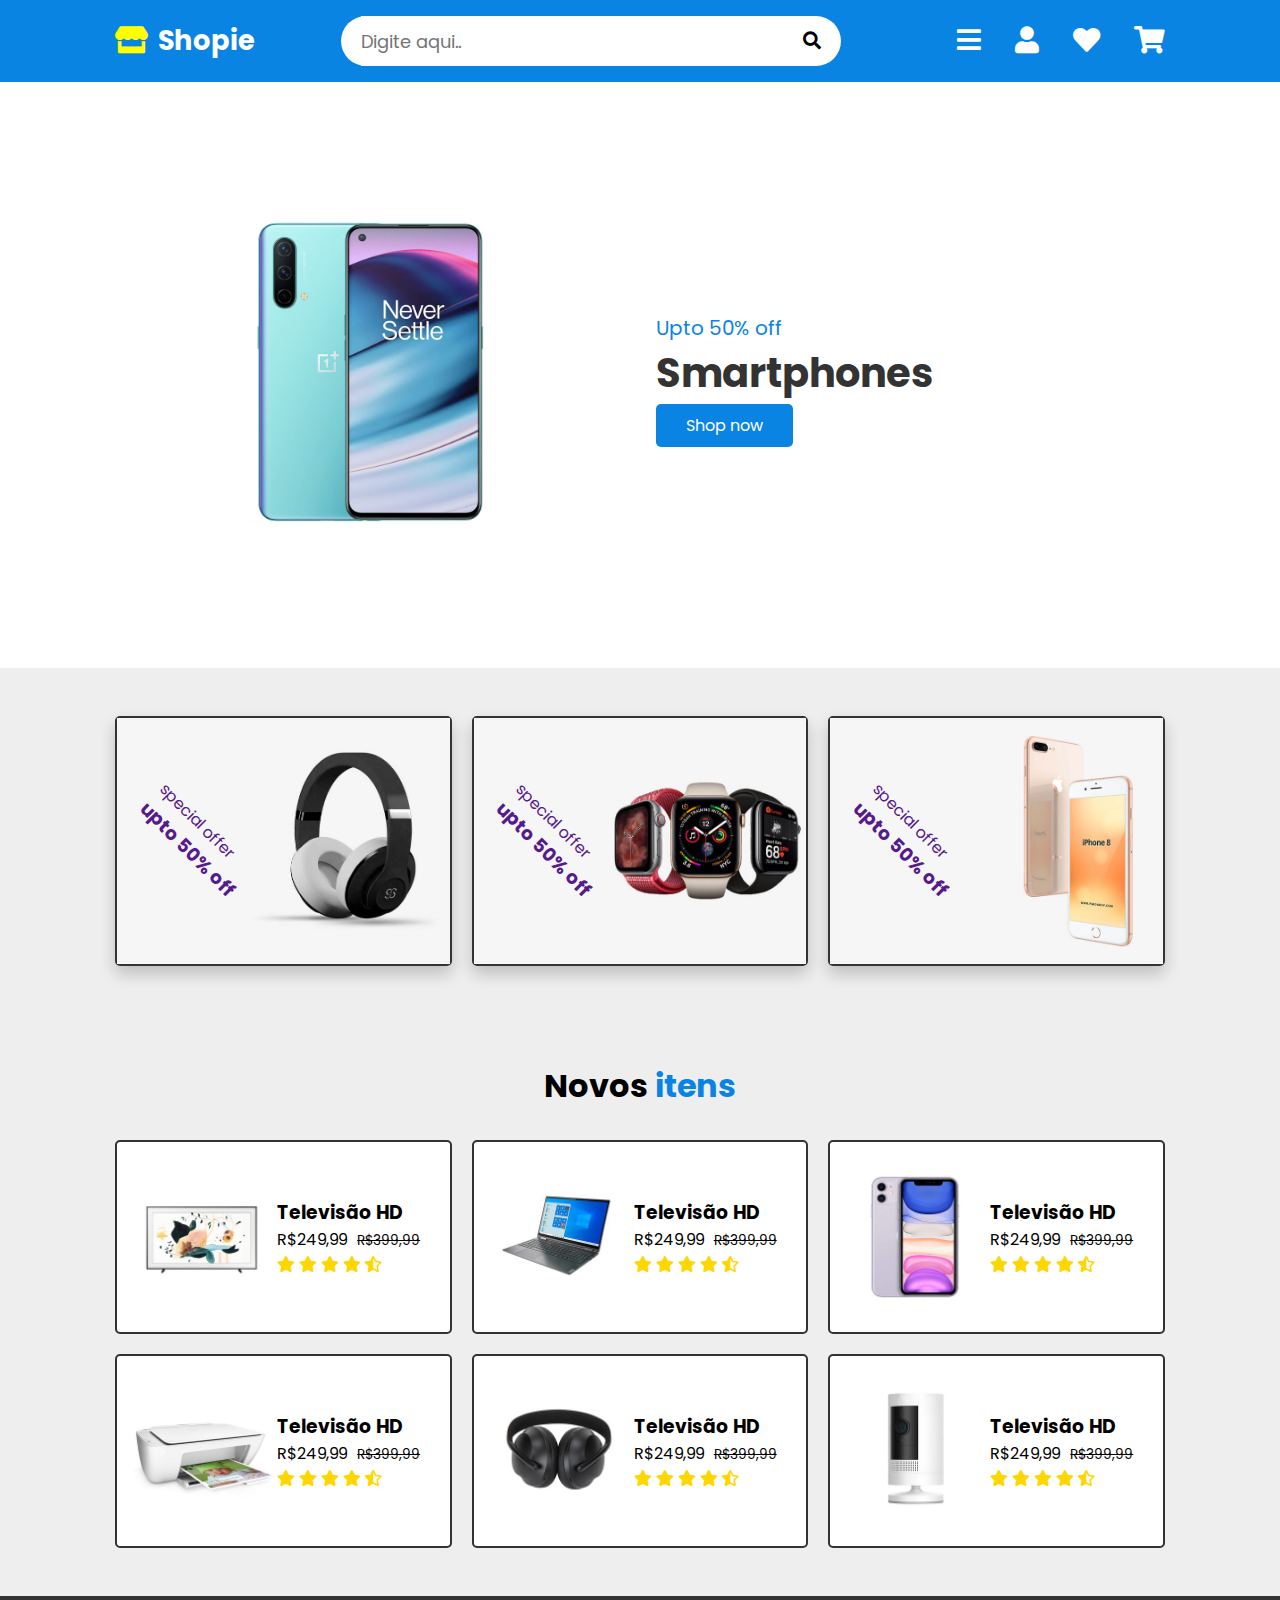
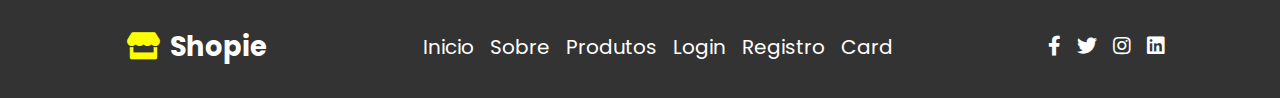
<file: index.html>
<!DOCTYPE html>
<html lang="en">
<head>
    <meta charset="UTF-8">
    <meta http-equiv="X-UA-Compatible" content="IE=edge">
    <meta name="viewport" content="width=device-width, initial-scale=1.0">
    <link rel="stylesheet" href="css/style.css">
    <link rel="stylesheet" href="https://cdnjs.cloudflare.com/ajax/libs/font-awesome/5.15.4/css/all.min.css">
    <title>Inicio</title>
</head>
<body>
    <header class="header">
            <div class="logo">
                <a href="#"><i class="fas fa-store"></i>Shopie</a>
            </div>
            <form class="search-form formulario">
                <input type="search" id="search-box" placeholder="Digite aqui..">
                <label for="search-box" class="fas fa-search"></label>
            </form>
            <div class="menu">
                <a class="fas fa-bars" id="menu-btn"></a>
                <a class="fas fa-search" id="search-icon"></a>
                <a href="login.html" class="fas fa-user"></a>
                <a href="produtos.html" class="fas fa-heart"></a>
                <a href="card.html" class="fas fa-shopping-cart"></a>
            </div>
    </header>
    <aside>
        <header>
            <div id="fechar"><i class="fas fa-times"></i></div>
            <div class="img"><img src="images/user-img.png"></div>
            <h3>Shaikh Anas</h3>
            <a href="#">Log out</a>
        </header>
        <nav>
            <a href="inicio.html"><i class="fas fa-angle-right"></i>Inicio</a>
            <a href="sobre.html"><i class="fas fa-angle-right"></i>Sobre</a>
            <a href="produtos.html"><i class="fas fa-angle-right"></i>Produtos</a>
            <a href="login.html"><i class="fas fa-angle-right"></i>Login</a>
            <a href="registro.html"><i class="fas fa-angle-right"></i>Registro</a>
            <a href="card.html"><i class="fas fa-angle-right"></i>Card</a>
        </nav>
    </aside>
    <section class="one">
        <div class="container">
            <div class="box1">
                <div class="slider">
                    <div class="imagem">
                        <img src="images/home-img-1.jpg">
                    </div>
                    <div class="conteudo">
                        <span>Upto 50% off</span>
                        <h3>Smartphones</h3>
                        <a href="#" class="btn">Shop now</a>
                    </div>
                </div>
            </div>
            <div class="traco1"></div>
            <div class="traco2"></div>
        </div>
    </section>
    <section class="two">
        <div class="container1">
            <a href="">
                <img src="images/banner-1.jpg" alt="">
                <div class="conteudo">
                    <span>special offer</span>
                    <h3>upto 50% off</h3>
                </div>
            </a>
            <a href="">
                <img src="images/banner-2.jpg" alt="">
                <div class="conteudo">
                    <span>special offer</span>
                    <h3>upto 50% off</h3>
                </div>
            </a>
            <a href="">
                <img src="images/banner-3.jpg" alt="">
                <div class="conteudo">
                    <span>special offer</span>
                    <h3>upto 50% off</h3>
                </div>
            </a>
        </div>
    </section>
    <section class="three">
        <h1>Novos <span>itens</span></h1>
        <div class="container">
            <div class="container-itens">
                <img src="images/arrival-1.jpg" alt="">
                <div class="conteudo">
                    <h3>Televisão HD</h3>
                    <p>R$249,99<span>R$399,99</span></p>
                    <div class="estrela">
                        <i class="fas fa-star"></i>
                        <i class="fas fa-star"></i>
                        <i class="fas fa-star"></i>
                        <i class="fas fa-star"></i>
                        <i class="fas fa-star-half-alt"></i>
                    </div>
                </div>
            </div>
            <div class="container-itens">
                <img src="images/arrival-2.jpg" alt="">
                <div class="conteudo">
                    <h3>Televisão HD</h3>
                    <p>R$249,99<span>R$399,99</span></p>
                    <div class="estrela">
                        <i class="fas fa-star"></i>
                        <i class="fas fa-star"></i>
                        <i class="fas fa-star"></i>
                        <i class="fas fa-star"></i>
                        <i class="fas fa-star-half-alt"></i>
                    </div>
                </div>
            </div>
            <div class="container-itens">
                <img src="images/arrival-3.jpg" alt="">
                <div class="conteudo">
                    <h3>Televisão HD</h3>
                    <p>R$249,99<span>R$399,99</span></p>
                    <div class="estrela">
                        <i class="fas fa-star"></i>
                        <i class="fas fa-star"></i>
                        <i class="fas fa-star"></i>
                        <i class="fas fa-star"></i>
                        <i class="fas fa-star-half-alt"></i>
                    </div>
                </div>
            </div>
            <div class="container-itens">
                <img src="images/arrival-4.jpg" alt="">
                <div class="conteudo">
                    <h3>Televisão HD</h3>
                    <p>R$249,99<span>R$399,99</span></p>
                    <div class="estrela">
                        <i class="fas fa-star"></i>
                        <i class="fas fa-star"></i>
                        <i class="fas fa-star"></i>
                        <i class="fas fa-star"></i>
                        <i class="fas fa-star-half-alt"></i>
                    </div>
                </div>
            </div>
            <div class="container-itens">
                <img src="images/arrival-5.jpg" alt="">
                <div class="conteudo">
                    <h3>Televisão HD</h3>
                    <p>R$249,99<span>R$399,99</span></p>
                    <div class="estrela">
                        <i class="fas fa-star"></i>
                        <i class="fas fa-star"></i>
                        <i class="fas fa-star"></i>
                        <i class="fas fa-star"></i>
                        <i class="fas fa-star-half-alt"></i>
                    </div>
                </div>
            </div>
            <div class="container-itens">
                <img src="images/arrival-6.jpg" alt="">
                <div class="conteudo">
                    <h3>Televisão HD</h3>
                    <p>R$249,99<span>R$399,99</span></p>
                    <div class="estrela">
                        <i class="fas fa-star"></i>
                        <i class="fas fa-star"></i>
                        <i class="fas fa-star"></i>
                        <i class="fas fa-star"></i>
                        <i class="fas fa-star-half-alt"></i>
                    </div>
                </div>
            </div>
        </div>
    </section>
    <section class="footer">
        <div class="container">
            <a href="#" class="logo"><i class="fas fa-store"></i>Shopie</a>
            <nav class="menu-item">
                <a href="inicio.html">Inicio</a>
                <a href="sobre.html">Sobre</a>
                <a href="produtos.html">Produtos</a>
                <a href="login.html">Login</a>
                <a href="registro.html">Registro</a>
                <a href="card.html">Card</a>
            </nav>
            <div class="social-media">
                <a href="#" class="fab fa-facebook-f"></a>
                <a href="#" class="fab fa-twitter"></a>
                <a href="#" class="fab fa-instagram"></a>
                <a href="#" class="fab fa-linkedin"></a>
            </div>
        </div>
    </section>
    <script src="js/script.js"></script>
</body>
</html>
</file>
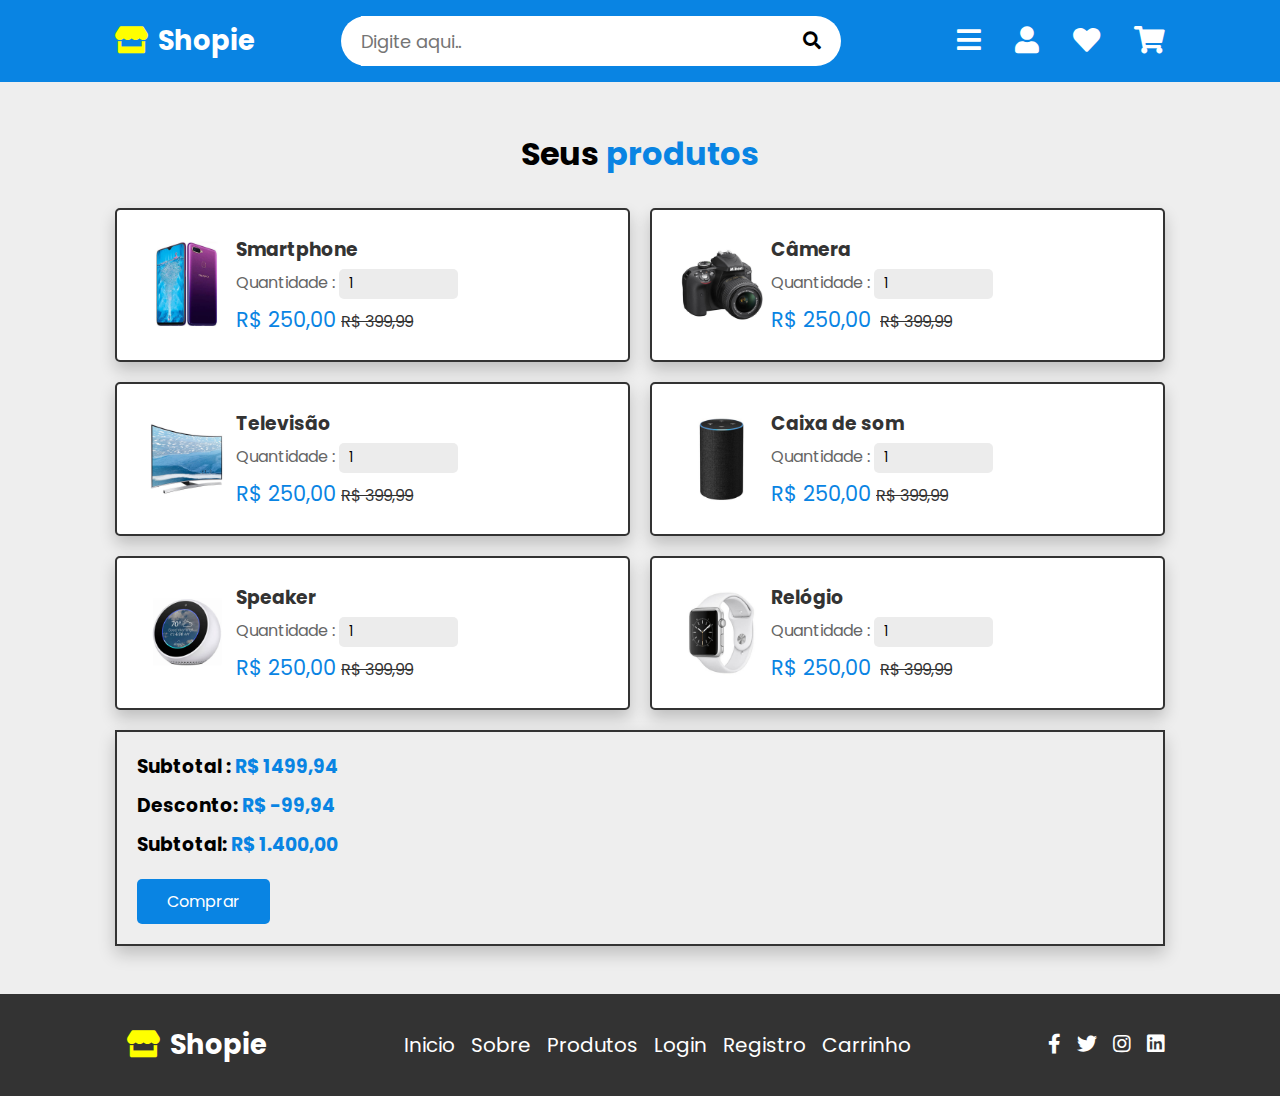
<file: card.html>
<!DOCTYPE html>
<html lang="en">
<head>
    <meta charset="UTF-8">
    <meta http-equiv="X-UA-Compatible" content="IE=edge">
    <meta name="viewport" content="width=device-width, initial-scale=1.0">
    <link rel="stylesheet" href="css/style.css">
    <link rel="stylesheet" href="https://cdnjs.cloudflare.com/ajax/libs/font-awesome/5.15.4/css/all.min.css">
    <title>Carrinho</title>
</head>
<body>
    <header class="header">
        <div class="logo">
            <a href="#"><i class="fas fa-store"></i>Shopie</a>
        </div>
        <form class="search-form formulario">
            <input type="search" id="search-box" placeholder="Digite aqui..">
            <label for="search-box" class="fas fa-search"></label>
        </form>
        <div class="menu">
            <a class="fas fa-bars" id="menu-btn"></a>
            <a class="fas fa-search" id="search-icon"></a>
            <a href="login.html" class="fas fa-user"></a>
            <a href="produtos.html" class="fas fa-heart"></a>
            <a href="card.html" class="fas fa-shopping-cart"></a>
        </div>
</header>
<aside>
    <header>
        <div id="fechar"><i class="fas fa-times"></i></div>
        <div class="img"><img src="images/user-img.png"></div>
        <h3>Shaikh Anas</h3>
        <a href="#">Log out</a>
    </header>
    <nav>
        <a href="inicio.html"><i class="fas fa-angle-right"></i>Inicio</a>
        <a href="sobre.html"><i class="fas fa-angle-right"></i>Sobre</a>
        <a href="produtos.html"><i class="fas fa-angle-right"></i>Produtos</a>
        <a href="login.html"><i class="fas fa-angle-right"></i>Login</a>
        <a href="registro.html"><i class="fas fa-angle-right"></i>Registro</a>
        <a href="card.html"><i class="fas fa-angle-right"></i>Card</a>
    </nav>
</aside>
    <section class="carrinho">
        <h1>Seus <span>produtos</span></h1>
        <div class="container-carrinho">
            <div class="container-carrinho-item">
                <img src="images/product-1.jpg">
                <div class="conteudo">
                    <h3>Smartphone</h3>
                    <form>
                        <span>Quantidade : </span>
                        <input type="number" value="1" name="" id="number">
                    </form>
                    <div class="preco">
                        <span>R$ 250,00</span><span>R$ 399,99</span>
                    </div>
                </div>
            </div>
            <div class="container-carrinho-item">
                <img src="images/product-2.jpg">
                <div class="conteudo">
                    <h3>Câmera</h3>
                    <form>
                        <span>Quantidade : </span>
                        <input type="number" value="1" name="" id="number">
                    </form>
                    <div class="preco">
                        <span>R$ 250,00</span> <span>R$ 399,99</span>
                    </div>
                </div>
            </div>
            <div class="container-carrinho-item">
                <img src="images/product-3.jpg">
                <div class="conteudo">
                    <h3>Televisão</h3>
                    <form>
                        <span>Quantidade : </span>
                        <input type="number" value="1" name="" id="number">
                    </form>
                    <div class="preco">
                        <span>R$ 250,00</span><span>R$ 399,99</span>
                    </div>
                </div>
            </div>
            <div class="container-carrinho-item">
                <img src="images/product-4.jpg">
                <div class="conteudo">
                    <h3>Caixa de som</h3>
                    <form>
                        <span>Quantidade : </span>
                        <input type="number" value="1" name="" id="number">
                    </form>
                    <div class="preco">
                        <span>R$ 250,00</span><span>R$ 399,99</span>
                    </div>
                </div>
            </div>
            <div class="container-carrinho-item">
                <img src="images/product-5.jpg">
                <div class="conteudo">
                    <h3>Speaker</h3>
                    <form>
                        <span>Quantidade : </span>
                        <input type="number" value="1" name="" id="number">
                    </form>
                    <div class="preco">
                        <span>R$ 250,00</span><span>R$ 399,99</span>
                    </div>
                </div>
            </div>
            <div class="container-carrinho-item">
                <img src="images/product-6.jpg">
                <div class="conteudo">
                    <h3>Relógio</h3>
                    <form>
                        <span>Quantidade : </span>
                        <input type="number" value="1" name="" id="number">
                    </form>
                    <div class="preco">
                        <span>R$ 250,00</span> <span>R$ 399,99</span>
                    </div>
                </div>
            </div>
        </div>
        <div class="total">
            <h3>Subtotal : <span>R$ 1499,94</span> </h3>
            <h3>Desconto: <span>R$ -99,94</span></h3>
            <h3>Subtotal: <span>R$ 1.400,00</span></h3>
            <a href="#">Comprar</a>
        </div>
    </section>
    <section class="footer">
        <div class="container">
            <a href="#" class="logo"><i class="fas fa-store"></i>Shopie</a>
            <div class="menu-item">
                <a href="inicio.html">Inicio</a>
                <a href="sobre.html">Sobre</a>
                <a href="produtos.html">Produtos</a>
                <a href="login.html">Login</a>
                <a href="registro.html">Registro</a>
                <a href="card.html">Carrinho</a>
            </div>
            <div class="social-media">
                <a href="#" class="fab fa-facebook-f"></a>
                <a href="#" class="fab fa-twitter"></a>
                <a href="#" class="fab fa-instagram"></a>
                <a href="#" class="fab fa-linkedin"></a>
            </div>
        </div>
    </section>
    <script src="js/script.js"></script>
</body>
</html>
</file>
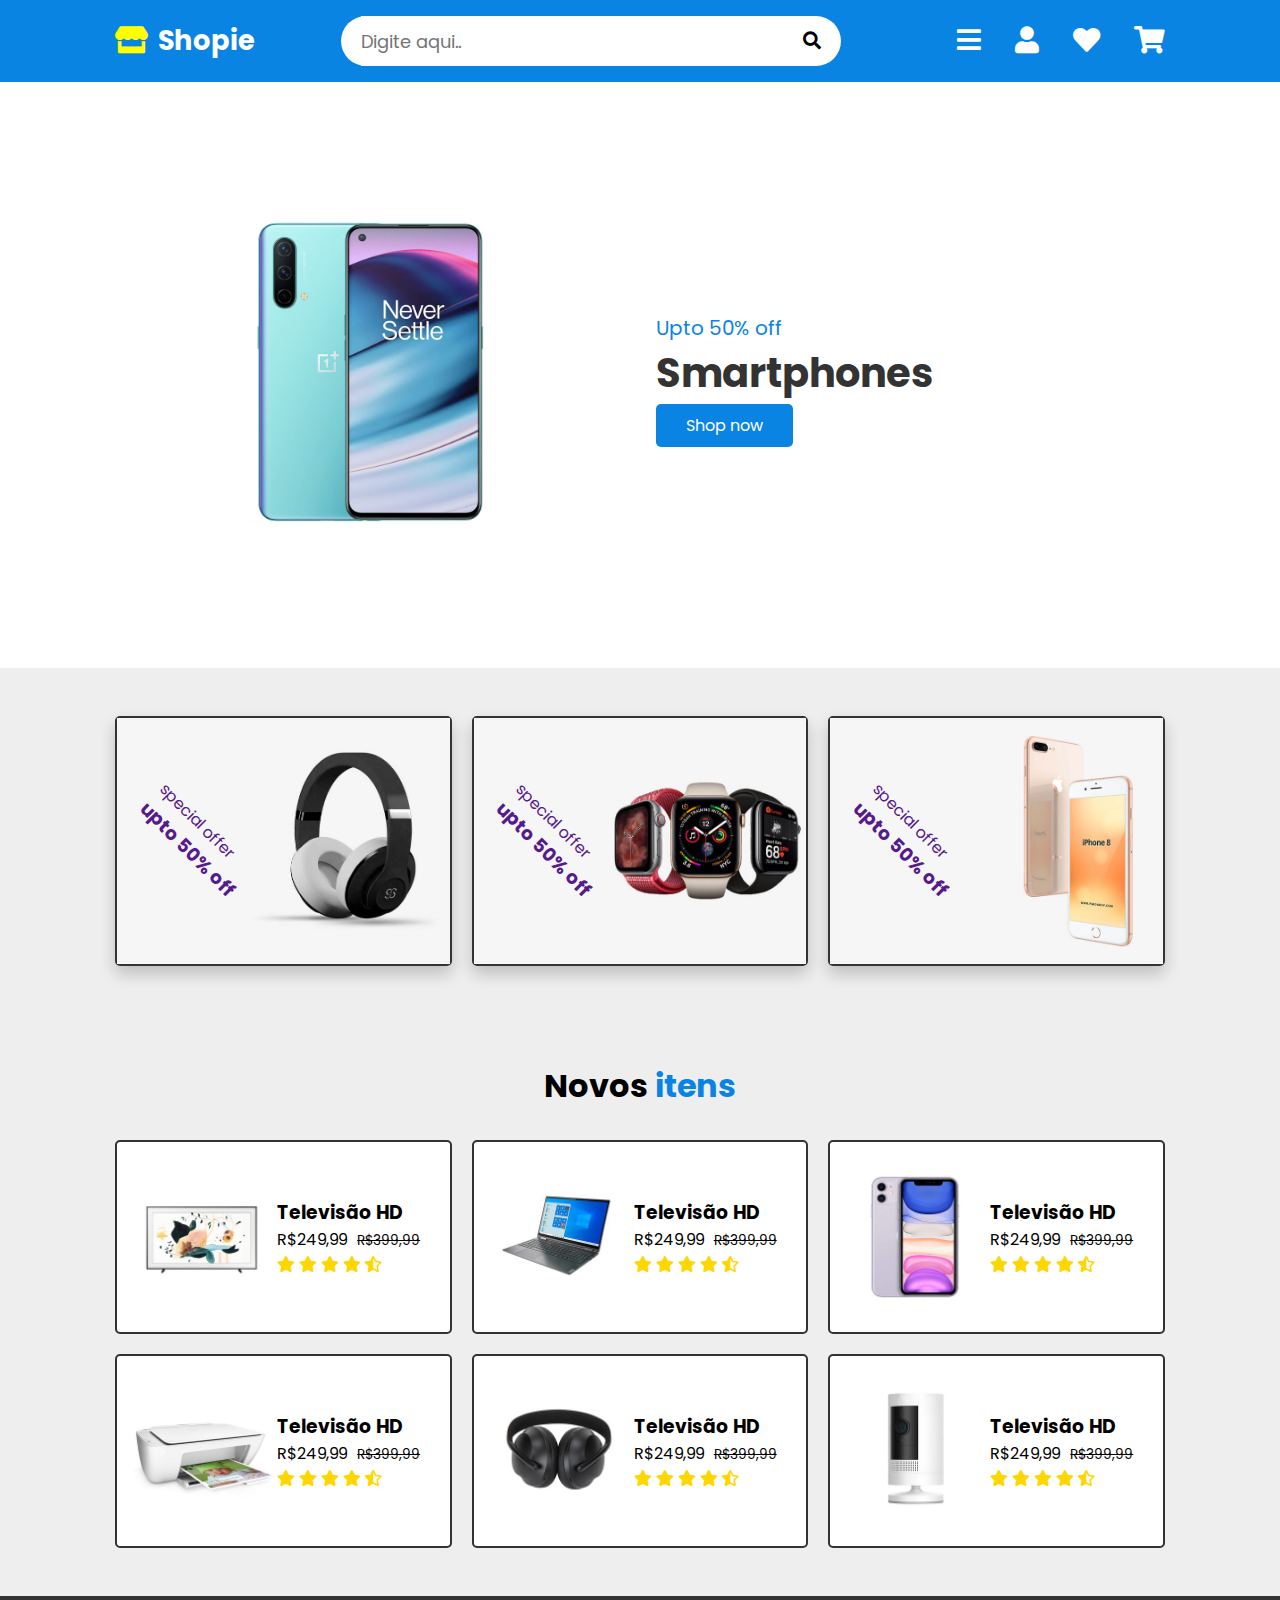
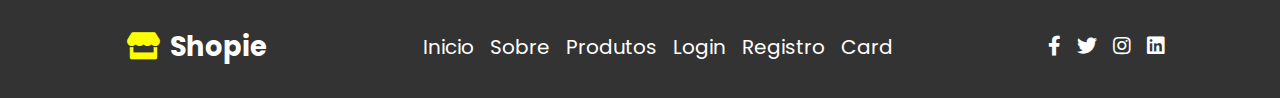
<file: inicio.html>
<!DOCTYPE html>
<html lang="en">
<head>
    <meta charset="UTF-8">
    <meta http-equiv="X-UA-Compatible" content="IE=edge">
    <meta name="viewport" content="width=device-width, initial-scale=1.0">
    <link rel="stylesheet" href="css/style.css">
    <link rel="stylesheet" href="https://cdnjs.cloudflare.com/ajax/libs/font-awesome/5.15.4/css/all.min.css">
    <title>Inicio</title>
</head>
<body>
    <header class="header">
        <div class="logo">
            <a href="#"><i class="fas fa-store"></i>Shopie</a>
        </div>
        <form class="search-form formulario">
            <input type="search" id="search-box" placeholder="Digite aqui..">
            <label for="search-box" class="fas fa-search"></label>
        </form>
        <div class="menu">
            <a class="fas fa-bars" id="menu-btn"></a>
            <a class="fas fa-search" id="search-icon"></a>
            <a href="login.html" class="fas fa-user"></a>
            <a href="produtos.html" class="fas fa-heart"></a>
            <a href="card.html" class="fas fa-shopping-cart"></a>
        </div>
</header>
<aside>
    <header>
        <div id="fechar"><i class="fas fa-times"></i></div>
        <div class="img"><img src="images/user-img.png"></div>
        <h3>Shaikh Anas</h3>
        <a href="#">Log out</a>
    </header>
    <nav>
        <a href="inicio.html"><i class="fas fa-angle-right"></i>Inicio</a>
        <a href="sobre.html"><i class="fas fa-angle-right"></i>Sobre</a>
        <a href="produtos.html"><i class="fas fa-angle-right"></i>Produtos</a>
        <a href="login.html"><i class="fas fa-angle-right"></i>Login</a>
        <a href="registro.html"><i class="fas fa-angle-right"></i>Registro</a>
        <a href="card.html"><i class="fas fa-angle-right"></i>Card</a>
    </nav>
</aside>
    <section class="one">
        <div class="container">
            <div class="box1">
                <div class="slider">
                    <div class="imagem">
                        <img src="images/home-img-1.jpg">
                    </div>
                    <div class="conteudo">
                        <span>Upto 50% off</span>
                        <h3>Smartphones</h3>
                        <a href="#" class="btn">Shop now</a>
                    </div>
                </div>
            </div>
            <div class="traco1"></div>
            <div class="traco2"></div>
        </div>
    </section>
    <section class="two">
        <div class="container1">
            <a href="">
                <img src="images/banner-1.jpg" alt="">
                <div class="conteudo">
                    <span>special offer</span>
                    <h3>upto 50% off</h3>
                </div>
            </a>
            <a href="">
                <img src="images/banner-2.jpg" alt="">
                <div class="conteudo">
                    <span>special offer</span>
                    <h3>upto 50% off</h3>
                </div>
            </a>
            <a href="">
                <img src="images/banner-3.jpg" alt="">
                <div class="conteudo">
                    <span>special offer</span>
                    <h3>upto 50% off</h3>
                </div>
            </a>
        </div>
    </section>
    <section class="three">
        <h1>Novos <span>itens</span></h1>
        <div class="container">
            <div class="container-itens">
                <img src="images/arrival-1.jpg" alt="">
                <div class="conteudo">
                    <h3>Televisão HD</h3>
                    <p>R$249,99<span>R$399,99</span></p>
                    <div class="estrela">
                        <i class="fas fa-star"></i>
                        <i class="fas fa-star"></i>
                        <i class="fas fa-star"></i>
                        <i class="fas fa-star"></i>
                        <i class="fas fa-star-half-alt"></i>
                    </div>
                </div>
            </div>
            <div class="container-itens">
                <img src="images/arrival-2.jpg" alt="">
                <div class="conteudo">
                    <h3>Televisão HD</h3>
                    <p>R$249,99<span>R$399,99</span></p>
                    <div class="estrela">
                        <i class="fas fa-star"></i>
                        <i class="fas fa-star"></i>
                        <i class="fas fa-star"></i>
                        <i class="fas fa-star"></i>
                        <i class="fas fa-star-half-alt"></i>
                    </div>
                </div>
            </div>
            <div class="container-itens">
                <img src="images/arrival-3.jpg" alt="">
                <div class="conteudo">
                    <h3>Televisão HD</h3>
                    <p>R$249,99<span>R$399,99</span></p>
                    <div class="estrela">
                        <i class="fas fa-star"></i>
                        <i class="fas fa-star"></i>
                        <i class="fas fa-star"></i>
                        <i class="fas fa-star"></i>
                        <i class="fas fa-star-half-alt"></i>
                    </div>
                </div>
            </div>
            <div class="container-itens">
                <img src="images/arrival-4.jpg" alt="">
                <div class="conteudo">
                    <h3>Televisão HD</h3>
                    <p>R$249,99<span>R$399,99</span></p>
                    <div class="estrela">
                        <i class="fas fa-star"></i>
                        <i class="fas fa-star"></i>
                        <i class="fas fa-star"></i>
                        <i class="fas fa-star"></i>
                        <i class="fas fa-star-half-alt"></i>
                    </div>
                </div>
            </div>
            <div class="container-itens">
                <img src="images/arrival-5.jpg" alt="">
                <div class="conteudo">
                    <h3>Televisão HD</h3>
                    <p>R$249,99<span>R$399,99</span></p>
                    <div class="estrela">
                        <i class="fas fa-star"></i>
                        <i class="fas fa-star"></i>
                        <i class="fas fa-star"></i>
                        <i class="fas fa-star"></i>
                        <i class="fas fa-star-half-alt"></i>
                    </div>
                </div>
            </div>
            <div class="container-itens">
                <img src="images/arrival-6.jpg" alt="">
                <div class="conteudo">
                    <h3>Televisão HD</h3>
                    <p>R$249,99<span>R$399,99</span></p>
                    <div class="estrela">
                        <i class="fas fa-star"></i>
                        <i class="fas fa-star"></i>
                        <i class="fas fa-star"></i>
                        <i class="fas fa-star"></i>
                        <i class="fas fa-star-half-alt"></i>
                    </div>
                </div>
            </div>
        </div>
    </section>
    <section class="footer">
        <div class="container">
            <a href="#" class="logo"><i class="fas fa-store"></i>Shopie</a>
            <div class="menu-item">
                <a href="inicio.html">Inicio</a>
                <a href="sobre.html">Sobre</a>
                <a href="produtos.html">Produtos</a>
                <a href="login.html">Login</a>
                <a href="registro.html">Registro</a>
                <a href="card.html">Card</a>
            </div>
            <div class="social-media">
                <a href="#" class="fab fa-facebook-f"></a>
                <a href="#" class="fab fa-twitter"></a>
                <a href="#" class="fab fa-instagram"></a>
                <a href="#" class="fab fa-linkedin"></a>
            </div>
        </div>
    </section>
    <script src="js/script.js"></script>
</body>
</html>
</file>
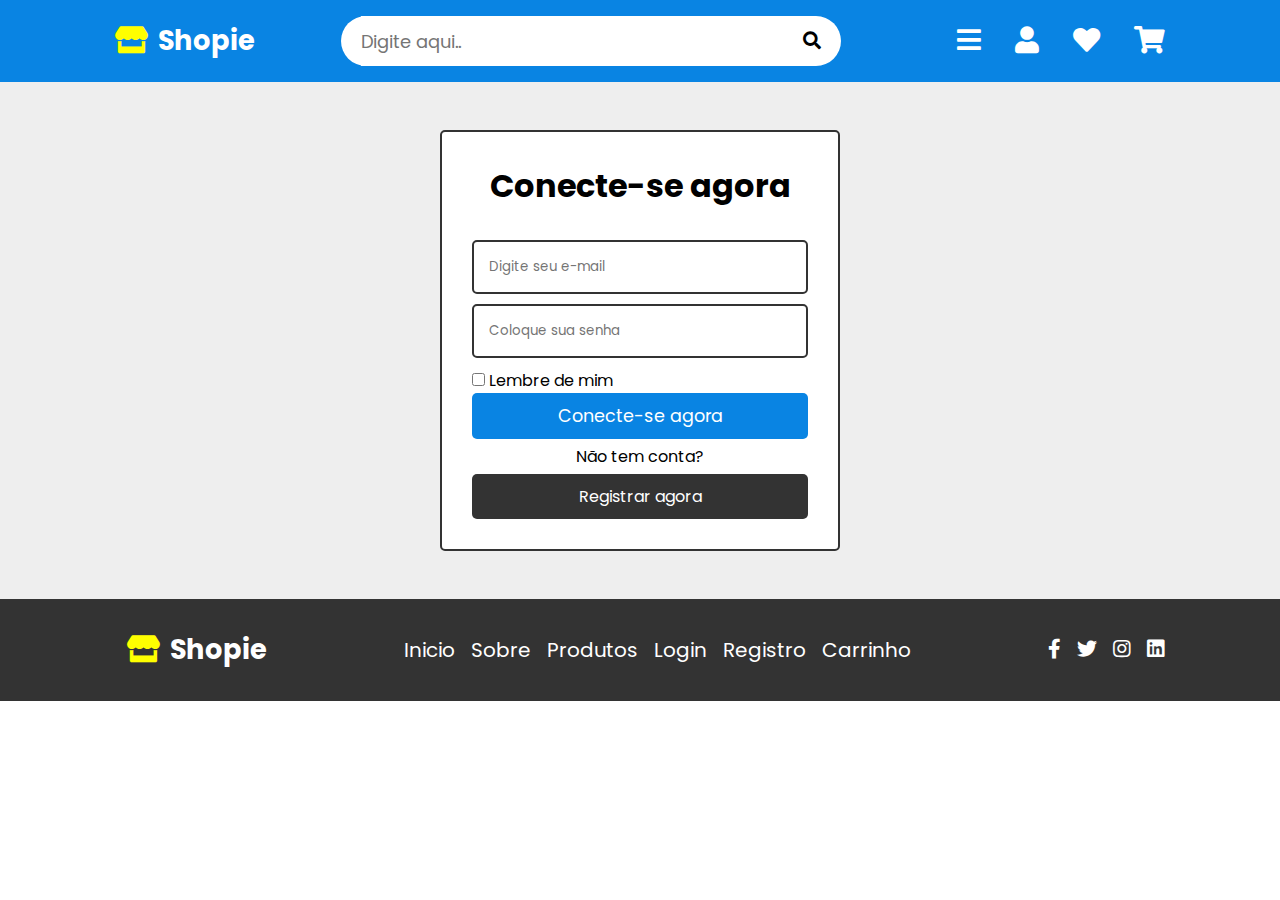
<file: login.html>
<!DOCTYPE html>
<html lang="en">
<head>
    <meta charset="UTF-8">
    <meta http-equiv="X-UA-Compatible" content="IE=edge">
    <meta name="viewport" content="width=device-width, initial-scale=1.0">
    <link rel="stylesheet" href="css/style.css">
    <link rel="stylesheet" href="https://cdnjs.cloudflare.com/ajax/libs/font-awesome/5.15.4/css/all.min.css">
    <title>Login</title>
</head>
<body>
    <header class="header">
        <div class="logo">
            <a href="#"><i class="fas fa-store"></i>Shopie</a>
        </div>
        <form class="search-form formulario">
            <input type="search" id="search-box" placeholder="Digite aqui..">
            <label for="search-box" class="fas fa-search"></label>
        </form>
        <div class="menu">
            <a class="fas fa-bars" id="menu-btn"></a>
            <a class="fas fa-search" id="search-icon"></a>
            <a href="login.html" class="fas fa-user"></a>
            <a href="produtos.html" class="fas fa-heart"></a>
            <a href="card.html" class="fas fa-shopping-cart"></a>
        </div>
</header>
<aside>
    <header>
        <div id="fechar"><i class="fas fa-times"></i></div>
        <div class="img"><img src="images/user-img.png"></div>
        <h3>Shaikh Anas</h3>
        <a href="#">Log out</a>
    </header>
    <nav>
        <a href="inicio.html"><i class="fas fa-angle-right"></i>Inicio</a>
        <a href="sobre.html"><i class="fas fa-angle-right"></i>Sobre</a>
        <a href="produtos.html"><i class="fas fa-angle-right"></i>Produtos</a>
        <a href="login.html"><i class="fas fa-angle-right"></i>Login</a>
        <a href="registro.html"><i class="fas fa-angle-right"></i>Registro</a>
        <a href="card.html"><i class="fas fa-angle-right"></i>Card</a>
    </nav>
</aside>
    <section class="login">
        <div class="container-login">
            <h1>Conecte-se agora</h1>
            <form>
                <input type="email" name="" id="email" placeholder="Digite seu e-mail">
                <input type="password" name="" id="senha" placeholder="Coloque sua senha"> 
                <div class="checkbox">
                    <input type="checkbox" name="" id="">
                    <label for="">Lembre de mim</label>
                </div>
                <input type="submit" value="Conecte-se agora" id="submit">
                <p>Não tem conta?</p>
                <a href="registro.html">Registrar agora</a>
            </form>
        </div>
    </section>
    <section class="footer">
        <div class="container">
            <a href="#" class="logo"><i class="fas fa-store"></i>Shopie</a>
            <div class="menu-item">
                <a href="inicio.html">Inicio</a>
                <a href="sobre.html">Sobre</a>
                <a href="produtos.html">Produtos</a>
                <a href="login.html">Login</a>
                <a href="registro.html">Registro</a>
                <a href="card.html">Carrinho</a>
            </div>
            <div class="social-media">
                <a href="#" class="fab fa-facebook-f"></a>
                <a href="#" class="fab fa-twitter"></a>
                <a href="#" class="fab fa-instagram"></a>
                <a href="#" class="fab fa-linkedin"></a>
            </div>
        </div>
    </section>
    <script src="js/script.js"></script>
</body>
</html>
</file>
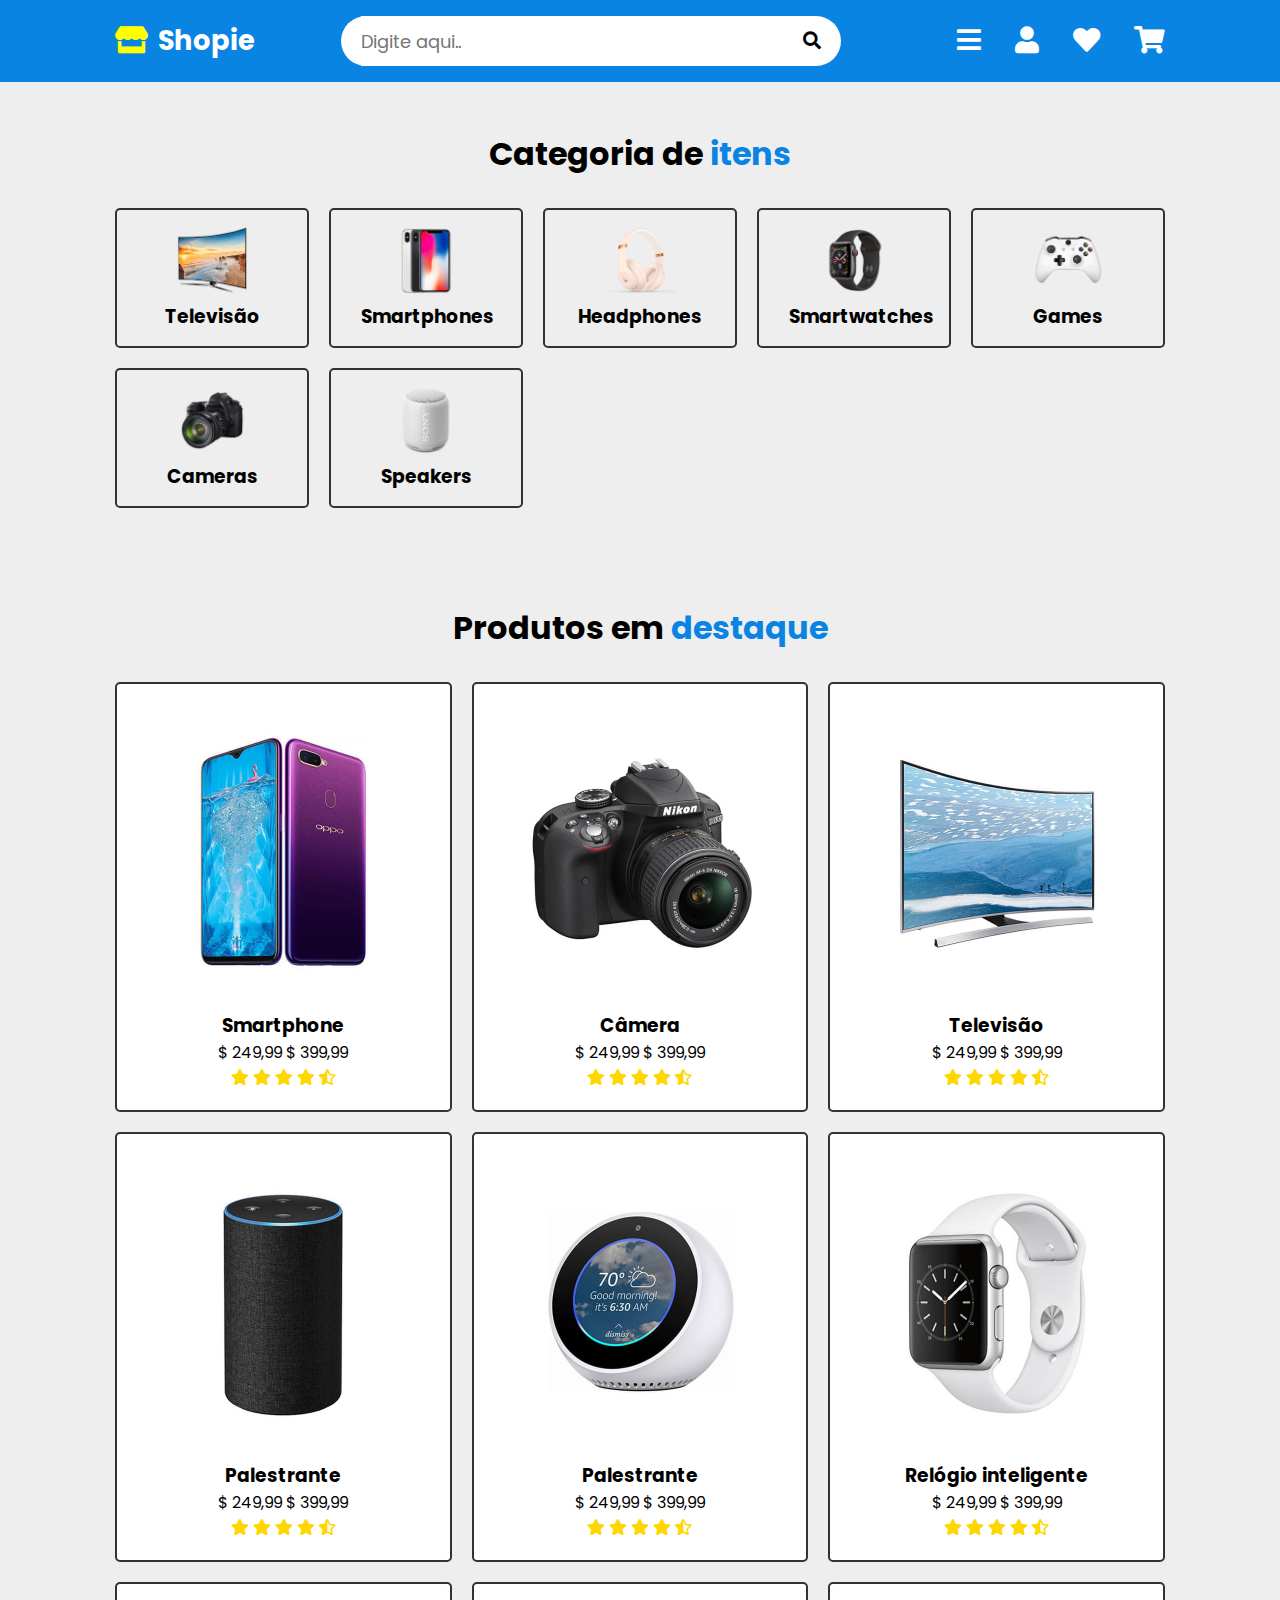
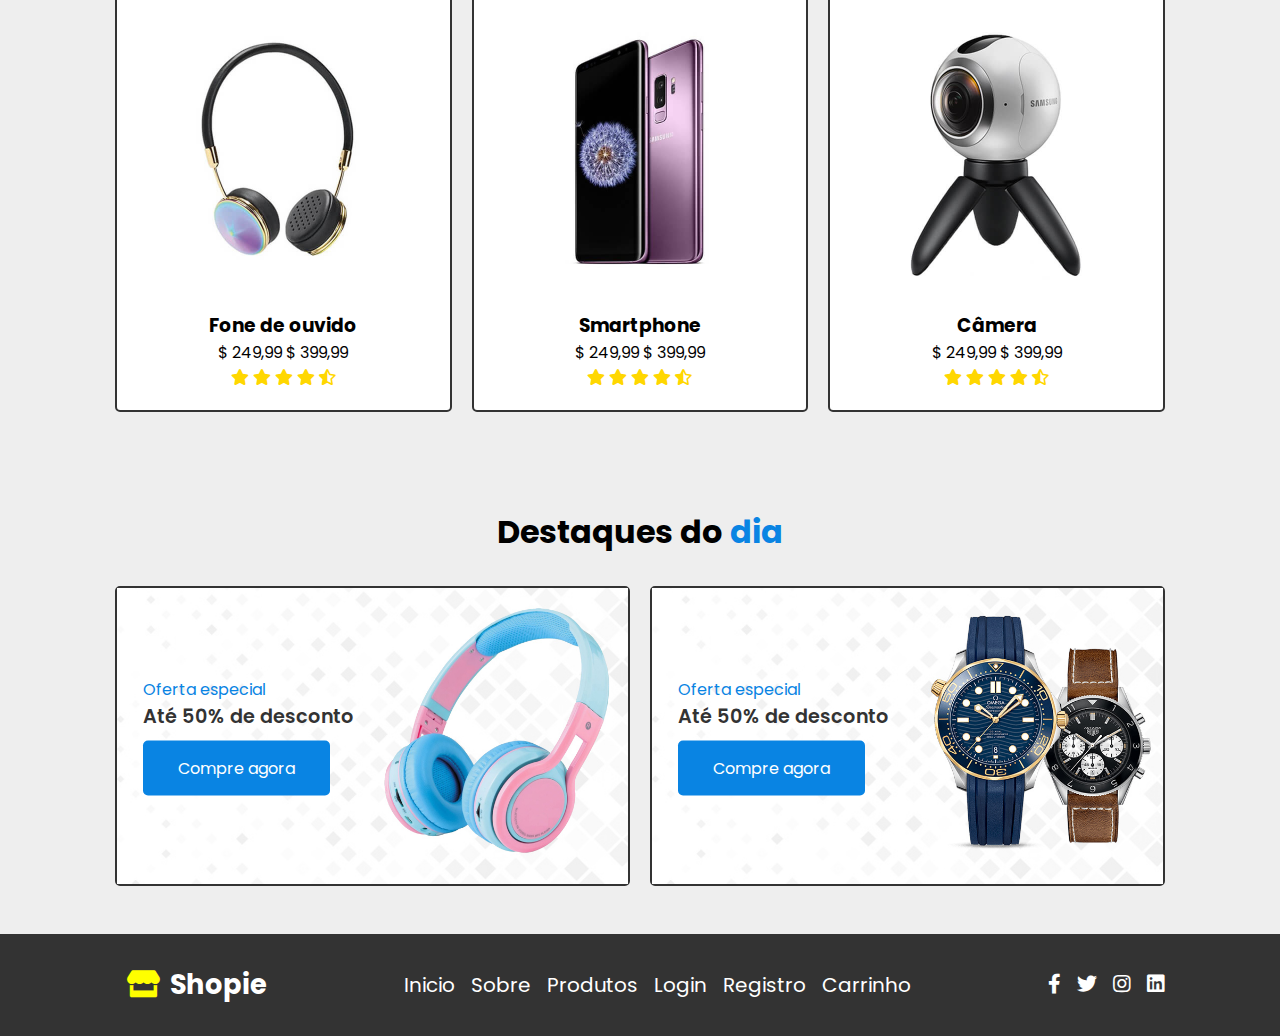
<file: produtos.html>
<!DOCTYPE html>
<html lang="en">
<head>
    <meta charset="UTF-8">
    <meta http-equiv="X-UA-Compatible" content="IE=edge">
    <meta name="viewport" content="width=device-width, initial-scale=1.0">
    <link rel="stylesheet" href="https://cdnjs.cloudflare.com/ajax/libs/font-awesome/5.15.4/css/all.min.css">
    <link rel="stylesheet" href="css/style.css">
    <title>Produtos</title>
</head>
<body>
    <header class="header">
        <div class="logo">
            <a href="#"><i class="fas fa-store"></i>Shopie</a>
        </div>
        <form class="search-form formulario">
            <input type="search" id="search-box" placeholder="Digite aqui..">
            <label for="search-box" class="fas fa-search"></label>
        </form>
        <div class="menu">
            <a class="fas fa-bars" id="menu-btn"></a>
            <a class="fas fa-search" id="search-icon"></a>
            <a href="login.html" class="fas fa-user"></a>
            <a href="produtos.html" class="fas fa-heart"></a>
            <a href="card.html" class="fas fa-shopping-cart"></a>
        </div>
</header>
<aside>
    <header>
        <div id="fechar"><i class="fas fa-times"></i></div>
        <div class="img"><img src="images/user-img.png"></div>
        <h3>Shaikh Anas</h3>
        <a href="#">Log out</a>
    </header>
    <nav>
        <a href="inicio.html"><i class="fas fa-angle-right"></i>Inicio</a>
        <a href="sobre.html"><i class="fas fa-angle-right"></i>Sobre</a>
        <a href="produtos.html"><i class="fas fa-angle-right"></i>Produtos</a>
        <a href="login.html"><i class="fas fa-angle-right"></i>Login</a>
        <a href="registro.html"><i class="fas fa-angle-right"></i>Registro</a>
        <a href="card.html"><i class="fas fa-angle-right"></i>Card</a>
    </nav>
</aside>
    <section class="categoria">
        <h1>Categoria de <span>itens</span></h1>
        <div class="container">
            <div class="container-itens">
                <img src="images/cat_img1.png">
                <h3>Televisão</h3>
            </div>
            <div class="container-itens">
                <img src="images/cat_img2.png">
                <h3>Smartphones</h3>
            </div>
            <div class="container-itens">
                <img src="images/cat_img3.png">
                <h3>Headphones</h3>
            </div>
            <div class="container-itens">
                <img src="images/cat_img4.png">
                <h3>Smartwatches</h3>
            </div>
            <div class="container-itens">
                <img src="images/cat_img5.png">
                <h3>Games</h3>
            </div>
            <div class="container-itens">
                <img src="images/cat_img6.png">
                <h3>Cameras</h3>
            </div>
            <div class="container-itens">
                <img src="images/cat_img7.png">
                <h3>Speakers</h3>
            </div>
        </div>
    </section>
    <section class="destaque">
        <h1>Produtos em <span>destaque</span></h1>
        <div class="container">
            <div class="container-item">
                <img src="images/product-1.jpg">
                <h3>Smartphone</h3>
                <p>$ 249,99 <span>$ 399,99</span></p>
                <div class="estrela">
                    <i class="fas fa-star"></i>
                    <i class="fas fa-star"></i>
                    <i class="fas fa-star"></i>
                    <i class="fas fa-star"></i>
                    <i class="fas fa-star-half-alt"></i>
                </div>
            </div>
            <div class="container-item">
                <img src="images/product-2.jpg">
                <h3>Câmera</h3>
                <p>$ 249,99 <span>$ 399,99</span></p>
                <div class="estrela">
                    <i class="fas fa-star"></i>
                    <i class="fas fa-star"></i>
                    <i class="fas fa-star"></i>
                    <i class="fas fa-star"></i>
                    <i class="fas fa-star-half-alt"></i>
                </div>
            </div>
            <div class="container-item">
                <img src="images/product-3.jpg">
                <h3>Televisão</h3>
                <p>$ 249,99 <span>$ 399,99</span></p>
                <div class="estrela">
                    <i class="fas fa-star"></i>
                    <i class="fas fa-star"></i>
                    <i class="fas fa-star"></i>
                    <i class="fas fa-star"></i>
                    <i class="fas fa-star-half-alt"></i>
                </div>
            </div>
            <div class="container-item">
                <img src="images/product-4.jpg">
                <h3>Palestrante</h3>
                <p>$ 249,99 <span>$ 399,99</span></p>
                <div class="estrela">
                    <i class="fas fa-star"></i>
                    <i class="fas fa-star"></i>
                    <i class="fas fa-star"></i>
                    <i class="fas fa-star"></i>
                    <i class="fas fa-star-half-alt"></i>
                </div>
            </div>
            <div class="container-item">
                <img src="images/product-5.jpg">
                <h3>Palestrante</h3>
                <p>$ 249,99 <span>$ 399,99</span></p>
                <div class="estrela">
                    <i class="fas fa-star"></i>
                    <i class="fas fa-star"></i>
                    <i class="fas fa-star"></i>
                    <i class="fas fa-star"></i>
                    <i class="fas fa-star-half-alt"></i>
                </div>
            </div>
            <div class="container-item">
                <img src="images/product-6.jpg">
                <h3>Relógio inteligente</h3>
                <p>$ 249,99 <span>$ 399,99</span></p>
                <div class="estrela">
                    <i class="fas fa-star"></i>
                    <i class="fas fa-star"></i>
                    <i class="fas fa-star"></i>
                    <i class="fas fa-star"></i>
                    <i class="fas fa-star-half-alt"></i>
                </div>
            </div>
            <div class="container-item">
                <img src="images/product-7.jpg">
                <h3>Fone de ouvido</h3>
                <p>$ 249,99 <span>$ 399,99</span></p>
                <div class="estrela">
                    <i class="fas fa-star"></i>
                    <i class="fas fa-star"></i>
                    <i class="fas fa-star"></i>
                    <i class="fas fa-star"></i>
                    <i class="fas fa-star-half-alt"></i>
                </div>
            </div>
            <div class="container-item">
                <img src="images/product-8.jpg">
                <h3>Smartphone</h3>
                <p>$ 249,99 <span>$ 399,99</span></p>
                <div class="estrela">
                    <i class="fas fa-star"></i>
                    <i class="fas fa-star"></i>
                    <i class="fas fa-star"></i>
                    <i class="fas fa-star"></i>
                    <i class="fas fa-star-half-alt"></i>
                </div>
            </div>
            <div class="container-item">
                <img src="images/product-9.jpg">
                <h3>Câmera</h3>
                <p>$ 249,99 <span>$ 399,99</span></p>
                <div class="estrela">
                    <i class="fas fa-star"></i>
                    <i class="fas fa-star"></i>
                    <i class="fas fa-star"></i>
                    <i class="fas fa-star"></i>
                    <i class="fas fa-star-half-alt"></i>
                </div>
            </div>
        </div>
    </section>
    <section class="destaque1">
        <h1>Destaques do <span>dia</span></h1>
        <div class="container">
            <div class="container-item">
                <img src="images/product-banner-1.jpg" alt="">
                <div class="conteudo">
                    <p>Oferta especial</p>
                    <p>Até 50% de desconto</p>
                    <a href="#">Compre agora</a>
                </div>
            </div>
            <div class="container-item">
                <img src="images/product-banner-2.jpg" alt="">
                <div class="conteudo">
                    <p>Oferta especial</p>
                    <p>Até 50% de desconto</p>
                    <a href="#">Compre agora</a>
                </div>
            </div>
        </div>
    </section>
    <section class="footer">
        <div class="container">
            <a href="#" class="logo"><i class="fas fa-store"></i>Shopie</a>
            <div class="menu-item">
                <a href="inicio.html">Inicio</a>
                <a href="sobre.html">Sobre</a>
                <a href="produtos.html">Produtos</a>
                <a href="login.html">Login</a>
                <a href="registro.html">Registro</a>
                <a href="card.html">Carrinho</a>
            </div>
            <div class="social-media">
                <a href="#" class="fab fa-facebook-f"></a>
                <a href="#" class="fab fa-twitter"></a>
                <a href="#" class="fab fa-instagram"></a>
                <a href="#" class="fab fa-linkedin"></a>
            </div>
        </div>
    </section>
    <script src="js/script.js"></script>
</body>
</html>
</file>
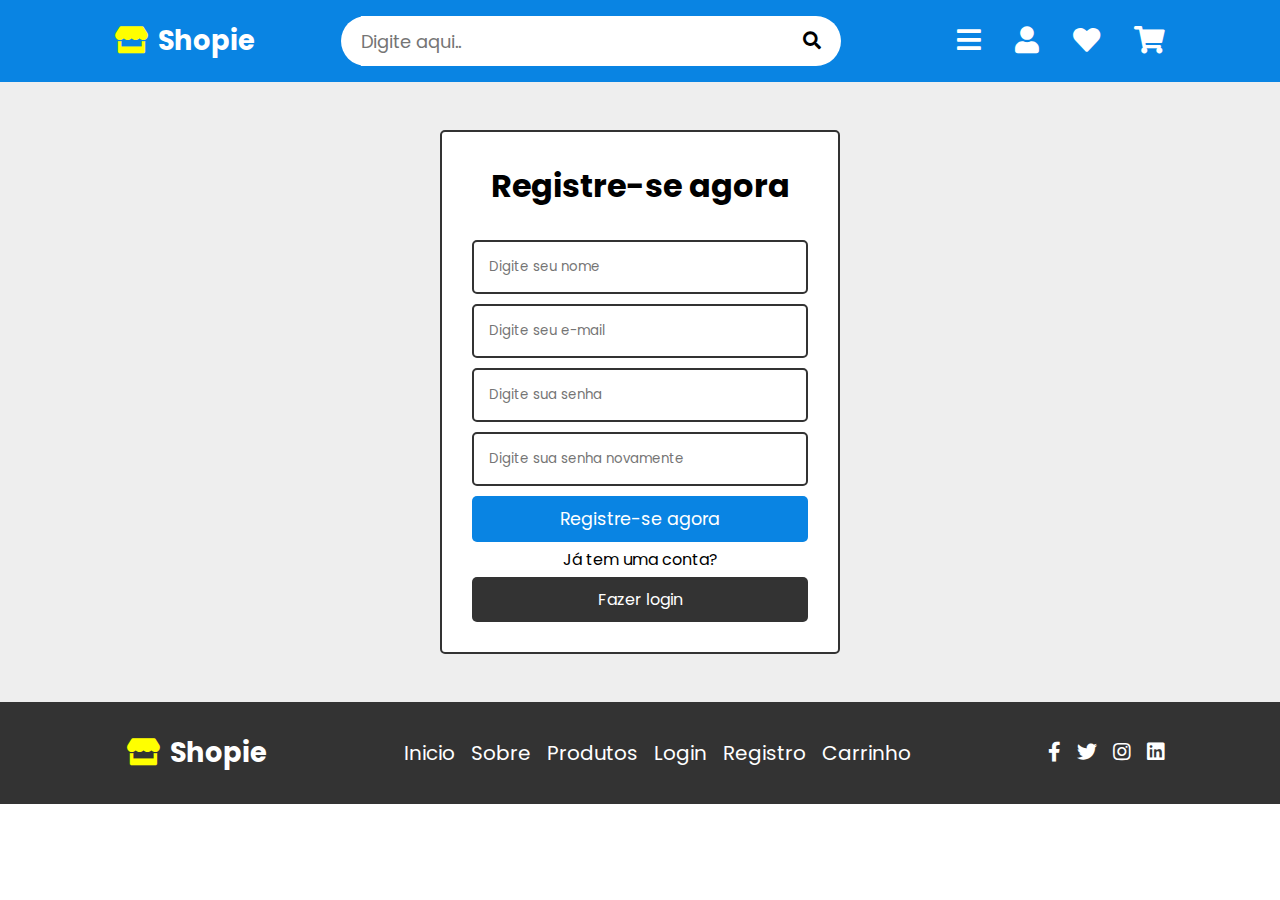
<file: registro.html>
<!DOCTYPE html>
<html lang="en">
<head>
    <meta charset="UTF-8">
    <meta http-equiv="X-UA-Compatible" content="IE=edge">
    <meta name="viewport" content="width=device-width, initial-scale=1.0">
    <link rel="stylesheet" href="css/style.css">
    <link rel="stylesheet" href="https://cdnjs.cloudflare.com/ajax/libs/font-awesome/5.15.4/css/all.min.css">
    <title>Registro</title>
</head>
<body>
    <header class="header">
        <div class="logo">
            <a href="#"><i class="fas fa-store"></i>Shopie</a>
        </div>
        <form class="search-form formulario">
            <input type="search" id="search-box" placeholder="Digite aqui..">
            <label for="search-box" class="fas fa-search"></label>
        </form>
        <div class="menu">
            <a class="fas fa-bars" id="menu-btn"></a>
            <a class="fas fa-search" id="search-icon"></a>
            <a href="login.html" class="fas fa-user"></a>
            <a href="produtos.html" class="fas fa-heart"></a>
            <a href="card.html" class="fas fa-shopping-cart"></a>
        </div>
</header>
<aside>
    <header>
        <div id="fechar"><i class="fas fa-times"></i></div>
        <div class="img"><img src="images/user-img.png"></div>
        <h3>Shaikh Anas</h3>
        <a href="#">Log out</a>
    </header>
    <nav>
        <a href="inicio.html"><i class="fas fa-angle-right"></i>Inicio</a>
        <a href="sobre.html"><i class="fas fa-angle-right"></i>Sobre</a>
        <a href="produtos.html"><i class="fas fa-angle-right"></i>Produtos</a>
        <a href="login.html"><i class="fas fa-angle-right"></i>Login</a>
        <a href="registro.html"><i class="fas fa-angle-right"></i>Registro</a>
        <a href="card.html"><i class="fas fa-angle-right"></i>Card</a>
    </nav>
</aside>
    <section class="cadastro">
        <section class="container-login">
            <h1>Registre-se agora</h1>
            <form>
                <input type="text" name="" id="usuario" placeholder="Digite seu nome">
                <input type="email" name="" id="email" placeholder="Digite seu e-mail">
                <input type="password" name="" id="senha" placeholder="Digite sua senha"> 
                <input type="password" name="" id="senha" placeholder="Digite sua senha novamente">
                <input type="submit" value="Registre-se agora" id="submit">
                <p>Já tem uma conta?</p>
                <a href="login.html">Fazer login</a>
            </form>
        </section>
    </section>
    <section class="footer">
        <div class="container">
            <a href="#" class="logo"><i class="fas fa-store"></i>Shopie</a>
            <div class="menu-item">
                <a href="inicio.html">Inicio</a>
                <a href="sobre.html">Sobre</a>
                <a href="produtos.html">Produtos</a>
                <a href="login.html">Login</a>
                <a href="registro.html">Registro</a>
                <a href="card.html">Carrinho</a>
            </div>
            <div class="social-media">
                <a href="#" class="fab fa-facebook-f"></a>
                <a href="#" class="fab fa-twitter"></a>
                <a href="#" class="fab fa-instagram"></a>
                <a href="#" class="fab fa-linkedin"></a>
            </div>
        </div>
    </section>
    <script src="js/script.js"></script>
</body>
</html>
</file>
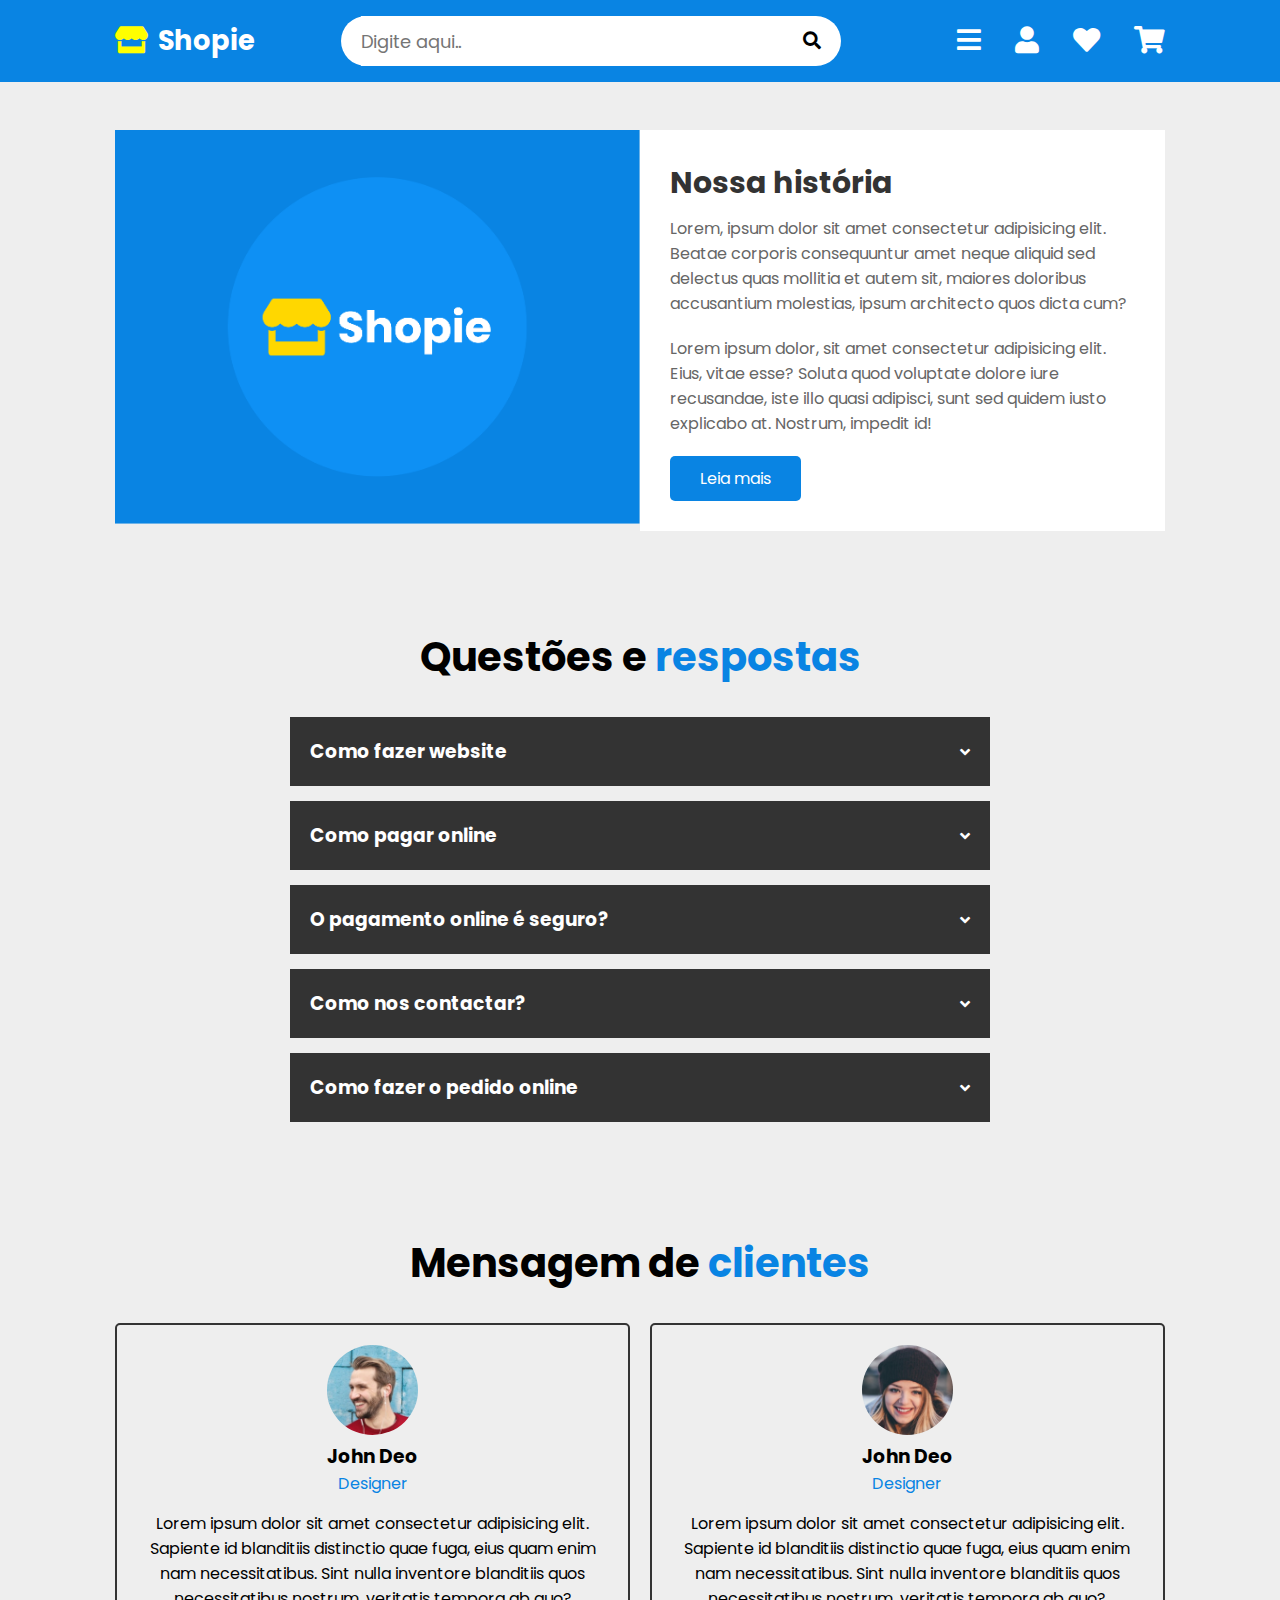
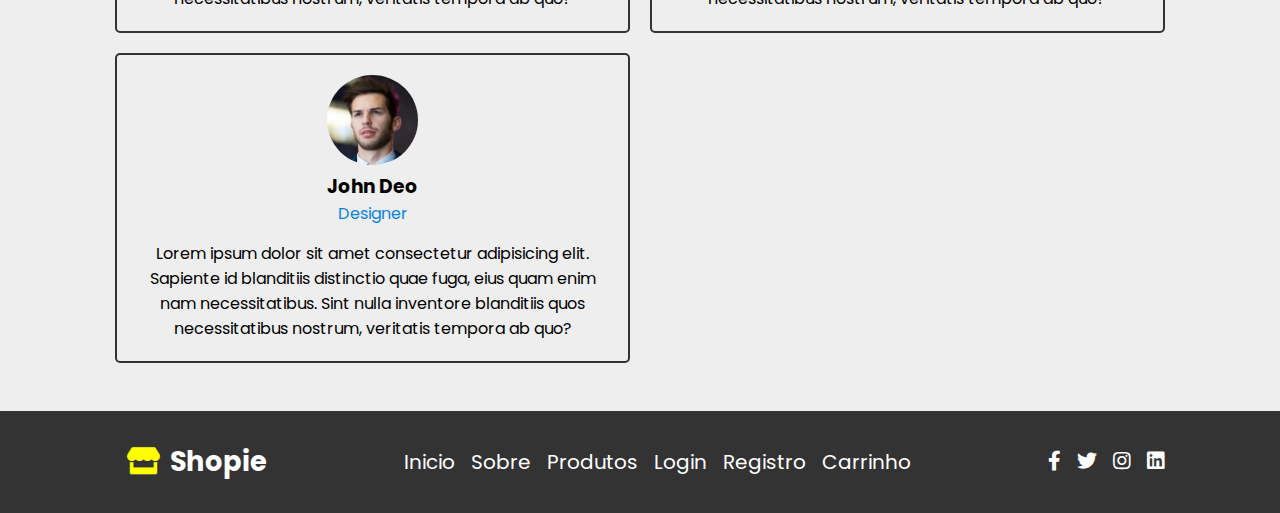
<file: sobre.html>
<!DOCTYPE html>
<html lang="en">
<head>
    <meta charset="UTF-8">
    <meta http-equiv="X-UA-Compatible" content="IE=edge">
    <meta name="viewport" content="width=device-width, initial-scale=1.0">
    <link rel="stylesheet" href="https://cdnjs.cloudflare.com/ajax/libs/font-awesome/5.15.4/css/all.min.css">
    <link rel="stylesheet" href="css/style.css">
    <title>Sobre</title>
</head>
<body>
    <header class="header">
        <div class="logo">
            <a href="#"><i class="fas fa-store"></i>Shopie</a>
        </div>
        <form class="search-form formulario">
            <input type="search" id="search-box" placeholder="Digite aqui..">
            <label for="search-box" class="fas fa-search"></label>
        </form>
        <div class="menu">
            <a class="fas fa-bars" id="menu-btn"></a>
            <a class="fas fa-search" id="search-icon"></a>
            <a href="login.html" class="fas fa-user"></a>
            <a href="produtos.html" class="fas fa-heart"></a>
            <a href="card.html" class="fas fa-shopping-cart"></a>
        </div>
    </header>
    <aside>
        <header>
            <div id="fechar"><i class="fas fa-times"></i></div>
            <div class="img"><img src="images/user-img.png"></div>
            <h3>Shaikh Anas</h3>
            <a href="#">Log out</a>
        </header>
        <nav>
            <a href="inicio.html"><i class="fas fa-angle-right"></i>Inicio</a>
            <a href="sobre.html"><i class="fas fa-angle-right"></i>Sobre</a>
            <a href="produtos.html"><i class="fas fa-angle-right"></i>Produtos</a>
            <a href="login.html"><i class="fas fa-angle-right"></i>Login</a>
            <a href="registro.html"><i class="fas fa-angle-right"></i>Registro</a>
            <a href="card.html"><i class="fas fa-angle-right"></i>Card</a>
        </nav>
    </aside>
    <section class="about">
        <div class="imagem">
            <img src="images/about-img.png" alt="">
        </div>
        <div class="conteudo">
            <h3>Nossa história</h3>
            <p>Lorem, ipsum dolor sit amet consectetur adipisicing elit. Beatae corporis consequuntur amet neque aliquid sed delectus quas mollitia et autem sit, maiores doloribus accusantium molestias, ipsum architecto quos dicta cum?</p>
            <p>Lorem ipsum dolor, sit amet consectetur adipisicing elit. Eius, vitae esse? Soluta quod voluptate dolore iure recusandae, iste illo quasi adipisci, sunt sed quidem iusto explicabo at. Nostrum, impedit id!</p>
            <a href="#">Leia mais</a>
        </div>
    </section>
    <section class="faq">
        <h1>Questões e <span>respostas</span></h1>
        <div class="container">
            <div class="container-item">
                <div class="container-item-box">
                    <h3>Como fazer website</h3>
                    <i class="fas fa-angle-down"></i>
                </div>
                <p>Lorem ipsum dolor sit amet consectetur adipisicing elit. Harum ea quibusdam reiciendis rem eos repudiandae iste temporibus praesentium, ex, id animi deserunt a, possimus perspiciatis vel atque magnam corrupti nemo!</p>
            </div>
            <div class="container-item">
                <div class="container-item-box">
                    <h3>Como pagar online</h3>
                    <i class="fas fa-angle-down"></i>
                </div>
                <p>Lorem ipsum dolor sit amet consectetur adipisicing elit. Harum ea quibusdam reiciendis rem eos repudiandae iste temporibus praesentium, ex, id animi deserunt a, possimus perspiciatis vel atque magnam corrupti nemo!</p>
            </div>
            <div class="container-item">
                <div class="container-item-box">
                    <h3>O pagamento online é seguro?</h3>
                    <i class="fas fa-angle-down"></i>
                </div>
                <p>Lorem ipsum dolor sit amet consectetur adipisicing elit. Harum ea quibusdam reiciendis rem eos repudiandae iste temporibus praesentium, ex, id animi deserunt a, possimus perspiciatis vel atque magnam corrupti nemo!</p>
            </div>
            <div class="container-item">
                <div class="container-item-box">
                    <h3>Como nos contactar?</h3>
                    <i class="fas fa-angle-down"></i>
                </div>
                <p>Lorem ipsum dolor sit amet consectetur adipisicing elit. Harum ea quibusdam reiciendis rem eos repudiandae iste temporibus praesentium, ex, id animi deserunt a, possimus perspiciatis vel atque magnam corrupti nemo!</p>
            </div>
            <div class="container-item">
                <div class="container-item-box">
                    <h3>Como fazer o pedido online</h3>
                    <i class="fas fa-angle-down"></i>
                </div>
                <p>Lorem ipsum dolor sit amet consectetur adipisicing elit. Harum ea quibusdam reiciendis rem eos repudiandae iste temporibus praesentium, ex, id animi deserunt a, possimus perspiciatis vel atque magnam corrupti nemo!</p>
            </div>
        </div>
    </section>
    <section class="mensagem">
        <h1>Mensagem de <span>clientes</span></h1>
        <div class="container">
            <div class="container-item">
                <img src="images/pic-1.png">
                <h3>John Deo</h3>
                <span>Designer</span>
                <p>Lorem ipsum dolor sit amet consectetur adipisicing elit. Sapiente id blanditiis distinctio quae fuga, eius quam enim nam necessitatibus. Sint nulla inventore blanditiis quos necessitatibus nostrum, veritatis tempora ab quo?</p>
            </div>
            <div class="container-item">
                <img src="images/pic-2.png">
                <h3>John Deo</h3>
                <span>Designer</span>
                <p>Lorem ipsum dolor sit amet consectetur adipisicing elit. Sapiente id blanditiis distinctio quae fuga, eius quam enim nam necessitatibus. Sint nulla inventore blanditiis quos necessitatibus nostrum, veritatis tempora ab quo?</p>
            </div>
            <div class="container-item">
                <img src="images/pic-3.png">
                <h3>John Deo</h3>
                <span>Designer</span>
                <p>Lorem ipsum dolor sit amet consectetur adipisicing elit. Sapiente id blanditiis distinctio quae fuga, eius quam enim nam necessitatibus. Sint nulla inventore blanditiis quos necessitatibus nostrum, veritatis tempora ab quo?</p>
            </div>
        </div>
    </section>
    <section class="footer">
        <div class="container">
            <a href="#" class="logo"><i class="fas fa-store"></i>Shopie</a>
            <div class="menu-item">
                <a href="inicio.html">Inicio</a>
                <a href="sobre.html">Sobre</a>
                <a href="produtos.html">Produtos</a>
                <a href="login.html">Login</a>
                <a href="registro.html">Registro</a>
                <a href="card.html">Carrinho</a>
            </div>
            <div class="social-media">
                <a href="#" class="fab fa-facebook-f"></a>
                <a href="#" class="fab fa-twitter"></a>
                <a href="#" class="fab fa-instagram"></a>
                <a href="#" class="fab fa-linkedin"></a>
            </div>
        </div>
    </section>
    <script src="js/script.js"></script>
</body>
</html>
</file>
<file: css/style.css>
@import url("https://fonts.googleapis.com/css2?family=Poppins:wght@100;300;400;500;600&display=swap");

*{
    margin: 0; padding: 0;
    box-sizing: border-box;
    font-family: "Poppins", sans-serif;
    outline: none; border: none;
    text-decoration: none;
    transition: .2s linear;
}
section {
    padding: 3rem 9%;
    background-color: #eee;
}
section h1{
    text-align: center;
    margin-bottom: 30px;
    font-size: 2em;
}
section h1 span{
    color:#0984e3;
}
.header{
    display: flex;
    align-items: center;
    justify-content: space-between;
    padding: 1rem 9%;
    background: #0984e3;
    top: 0;
    left: 0;
    right: 0;
    z-index: 10;
    position: sticky;

}
.header .fa-store{
    color: yellow;
    margin-right: 10px;
}
#fechar{
    text-align: right;
    cursor: pointer;
}
#fechar i{
    font-size: 2.2em;
    color: #444;
}
.header .logo{
    display: flex;
}
.header .logo a{
    font-size: 1.7em;
    font-weight: 700;
    color: #fff;
}
.formulario{
    width: 500px;
    height: 50px;
    display: flex;
    align-items: center;
    padding: 0 20px;
    border-radius: 50px;
    background-color: #fff;
}
#search-box{
    padding-right: 10px;
    height: 50px;
    width: 100%;
    font-size: 1.12em;
}
.fa-search{
    cursor: pointer;
    font-size: 1.12em;
}
#search-icon{
    display: none;
}
.menu a{
    margin-left: 30px;
    color: #fff;
    font-size: 1.7em;
}
#menu-btn{
    cursor: pointer;
}
aside{
    width: 300px;
    height: 100%;
    position: fixed;
    left: -110%;
    top: 0;
    background-color: rgb(223, 223, 223);
    z-index: 100;
    padding: 20px;
}
aside.active{
    left: 0;
}
aside header{
    text-align: center;
}
aside header a{
    font-size: 1.2em;
    color: rgb(0, 0, 0);
}
aside header a:hover{
    color: #0984e3;
}
aside header img{
    height: 200px;
    text-align: center;
    border-radius: 50%;
    border: 5px solid #fff;
}
aside nav a{
    display: block;
    color: rgb(66, 66, 66);
    font-size: 1.2em;
    margin: 15px 0;
}
aside nav a i{
    margin-right: 10px;
}
aside nav a:hover i{
    margin-right: 25px;
    color: #0984e3;
}
.one{
    background-color: #fff;
}
.one .container{
    height: 490px;
    position: relative;
    overflow: hidden;
}
.box1{
    display: flex;
    position: relative;
    width: 100%;
    height: 100%;
    z-index: 1;
}
.slider{
    display: flex;
    gap: 2rem;
    align-items: center;
    min-height: 400px;
    height: 100%;
    width: 100%;
    flex-wrap: wrap;
    justify-content: center;
}
.slider .imagem{
    flex: 1 1 420px;
    text-align: center;
}
.slider .imagem img{
    width: 300px;
}
.slider .conteudo{
    flex: 1 1 420px;
}
.slider .conteudo span{
    font-size: 1.25em;
    color: #0984e3;
}
.slider .conteudo h3{
    font-size: 2.5em;
    color: #333;
    margin-bottom: 10px;
}
.slider .conteudo a{
    padding: 10px 30px;
    background-color: #0984e3;
    border-radius: 5px;
    color: #fff;
}
.two{
    background-color: #eee;
}
.container .traco1{
    position: absolute;
    right: 10px;
    top: 50%;
}
.container .traco2{
    position: absolute;
    left: 10px;
    top: 50%;
}
.container1{
    display: grid;
    grid-template-columns: repeat(auto-fit, minmax(310px, 1fr));
    gap: 20px;
}
.container1 a{
    position: relative;
    height: 250px;
    border: 2px solid #333;
    border-radius: 5px;
    box-shadow: 0 0.5rem 1rem rgb(0,0,0,0.2);
}
.container1 a img{
    width: 100%;
    height: 100%;
    object-fit: cover;
}
.container1 .conteudo{
    position: absolute;
    top: 50%;
    left: 5%;
    transform: translateY(-50%) rotate(45deg);
}
.three{
    background-color: #eee;
}
.three h1{
    text-align: center;
    margin-bottom: 30px;
    font-size: 2.0em;
}
.three h1 span{
    color: #0984e3;
}
.three .container{
    display: grid;
    grid-template-columns: repeat(auto-fit, minmax(20.6em, 1fr));
    gap: 20px;
}
.three .container .container-itens{
    border: 2px solid #333;
    border-radius: 5px;
    display: flex;
    padding: 20px 10px;
    align-items: center;
    background-color: #fff;
}
.three .container .container-itens img{
    height: 150px;
}
.container-itens .conteudo span{
    text-decoration: line-through;
    margin-left: 10px;
    font-size: 0.85em;
}
.estrela i{
    color: gold;
}
.footer{
    background-color: #333;
    padding: 30px 9%
}
.footer .container{
    display: flex;
    justify-content: space-between;
    align-items: center;
}
.footer .fa-store{
    color: yellow;
    margin-right: 10px;
}
.footer .logo{
    font-size: 1.7em;
    font-weight: 700;
    color: #fff
}
.footer a{
    color: #fff;
    margin-left: 12px;
    font-size: 1.25em;
}
.footer a:hover{
    color: gold;
}
/** SOBRE.HTML */

.about{
    display: flex;
    align-items: center;
    flex-wrap: wrap;
    background-color: #eee;
}
.about .imagem{
    flex: 1 1 420px;
}
.about .imagem img{
    width: 100%;
}
.about .conteudo{
    flex: 1 1 420px;
    padding: 30px;
    background-color: #fff;
}
.about .conteudo h3{
    font-size: 30px;
    color: #333;
}
.about .conteudo p{
    padding: 10px 0;
    color: #666;
}
.about .conteudo a{
    padding: 10px 30px;
    background-color: #0984e3;
    border-radius: 5px;
    color: #fff;
    display: inline-block;
    margin-top: 10px;
}
.faq h1{
    margin-bottom: 30px;
    text-align: center;
    font-size: 2.5em;
}
.faq h1 span{
    color: #0984e3;
}
.faq .container{
    width: 700px;
    margin: 0 auto;
}
.faq .container .container-item{
    margin-bottom: 15px;
}
.faq .container-item p{
    display: none;
}
.faq .container-item .container-item-box{
    display: flex;
    justify-content: space-between;
    width: 100%;
    background-color: #333;
    padding: 20px;
    color: #fff;
    align-items: center;
}
.faq .container-item .container-item-box i{
    cursor: pointer;
}
.mensagem h1{
    margin-bottom: 30px;
    text-align: center;
    font-size: 2.5em;
}
.mensagem h1 span{
    color: #0984e3;
}
.mensagem .container{
    display: grid;
    grid-template-columns: repeat(auto-fit, minmax(355px, 1fr));
    gap: 20px;
}
.mensagem .container .container-item{
    text-align: center;
    padding: 20px;
    border: 2px solid #333;
    border-radius: 5px;
}
.mensagem .container .container-item img{
    height: 90px;
    border-radius: 50%;
}
.mensagem .container .container-item span{
    color: #0984e3;
    display: inline-block;
    margin-bottom: 15px;
}

/** PRODUTOS */
.categoria h1{
    text-align: center;
    margin-bottom: 30px;
}
.categoria h1 span{
    color: #0984e3;
}
.categoria .container{
    display: grid;
    grid-template-columns: repeat(auto-fit, minmax(170px, 1fr));
    gap: 20px;
}
.categoria .container .container-itens{
    border: 2px solid #333;
    border-radius: 5px;
    text-align: center;
    padding: 15px 30px;
}
.categoria .container .container-itens:hover{
    background-color: #333;
    color: #fff;
    cursor: pointer;
}
.categoria .container .container-itens img{
    height: 70px;
}
.destaque h1{
    text-align: center;
}
.destaque h1 span{
    color: #0984e3;
}
.destaque .container{
    display: grid;
    grid-template-columns: repeat(auto-fit, minmax(30%, 1fr));
    gap: 20px;
}
.destaque .container .container-item{
    text-align: center;
    border: 2px solid #333;
    border-radius: 5px;
    padding: 20px;
    background-color: #fff;
}
.destaque .container .container-item img{
    height: 300px;
}
.destaque1 .container{
    position: relative;
    display: flex;
    flex-wrap: wrap;
    gap: 20px;
}
.destaque1 .container .container-item{
    height: 300px;
    position: relative;
    border: 2px solid #333;
    border-radius: 5px;
    flex: 1 1 420px;
}
.destaque1 .container .container-item .conteudo{
    position: absolute;
    top: 50%;
    left: 5%;
    transform: translateY(-50%);
}
.destaque1 .container .container-item .conteudo p:nth-child(1){
    color: #0984e3;
}
.destaque1 .container .container-item .conteudo p:nth-child(2){
    color: #333;
    font-size: 1.2em;
    font-weight: 600;
}
.destaque1 .container .container-item .conteudo a{
    padding: 15px 35px;
    background-color: #0984e3;
    color: #fff;
    display: inline-block;
    margin-top: 10px;
    border-radius: 5px;
}
.destaque1 .container .container-item .conteudo a:hover{
    background-color: #333;
}
.destaque1 .container .container-item img{
    height: 100%;
    width: 100%;
    object-fit: cover;
}
/** CONTATO */

/** LOGIN */
.container-login{
    margin: 0 auto;
    border: 2px solid #333;
    border-radius: 5px;
    width: 400px;
    background-color: #fff;
    padding: 30px;
}
.container-login #email{
    display: block;
    padding: 15px 15px;
    border: 2px solid #333;
    border-radius: 5px;
    width: 100%;
    margin-bottom: 10px;
}
.container-login #senha{
    display: block;
    padding: 15px 15px;
    border: 1px solid #333;
    border: 2px solid #333;
    border-radius: 5px;
    width: 100%;
    margin-bottom: 10px;
}
.container-login #submit{
    width: 100%;
    padding: 10px 20px;
    background-color: #0984e3;
    color: #fff;
    border-radius: 5px;
    font-size: 1.1em;
    cursor: pointer;
}
.container-login p{
    text-align: center;
    margin: 5px 0;
}
.container-login a{
    width: 100%;
    background-color: #333;
    color: #fff;
    display: inline-block;
    text-align: center;
    padding: 10px 20px;
    border-radius: 5px;
}
/** REGISTRO */

.container-login #usuario{
    display: block;
    padding: 15px 15px;
    border: 1px solid #333;
    border: 2px solid #333;
    border-radius: 5px;
    width: 100%;
    margin-bottom: 10px;
}

/** CARRINHO */
.container-carrinho{
    display: grid;
    grid-template-columns: repeat(auto-fit, minmax(355px, 1fr));
    gap: 20px;
}
.container-carrinho .container-carrinho-item{
    background-color: #fff;
    border: 2px solid #333;
    display: flex;
    align-items: center;
    padding: 20px;
    border-radius: 5px;
    box-shadow: 0 0.5rem 1rem rgb(0 0 0 / 0.2);
}
.container-carrinho .container-carrinho-item img{
    height: 110px;
}
.container-carrinho-item .conteudo span{
    color: #666;
}
.container-carrinho-item .conteudo #number{
    width: 40px;
    background-color: rgb(236, 236, 236);
    padding: 5px 10px;
    border-radius: 5px;
    margin-bottom: 5px;
    width: 32%;
}
.container-carrinho-item .conteudo .preco span:nth-child(1){
    font-size: 1.3em;
    margin-right: 5px;
    color: #0984e3;
}
.container-carrinho-item .conteudo .preco span:nth-child(2){
    text-decoration: line-through;
    color: #333;
}
.container-carrinho-item .conteudo h3{
    color: #333;
    margin-bottom: 5px;
}
.carrinho .total{
    width: 100%;
    border: 2px solid #333;
    margin-top: 20px;
    padding: 20px;
    box-shadow: 0 0.5rem 1rem rgb(0, 0, 0, 0.2);
}
.carrinho .total h3{
    margin-bottom: 10px;
}
.carrinho .total h3 span{
    color: #0984e3;
}
.carrinho .total a{
    padding: 10px 30px;
    background-color: #0984e3;
    color: #fff;
    display: inline-block;
    border-radius: 5px;
    margin-top: 10px;
}
@media (max-width: 1200px){
    header form{
        width: 50% !important;
    }
    html{
        font-size: 90%;
    }
}
@media (max-width: 1060px){
    header form{
        width: 45% !important;
    }
    html{
        font-size: 95%;
    }
}
@media (max-width: 960px) {
    header form{
        width: 40% !important;
    }

    .footer .container{
        flex-direction: column;
        justify-content: space-between;
        align-items: center;
        height: 400px;
    }
    .footer .container .menu-item{
        text-align: center;
    }
    .footer .container .menu-item a{
        margin-top: 20px;
    }
    .footer .container .menu-item a{
        display: block;
    }
}
@media (max-width: 865px){
    header form{
        width: 35% !important;
    }
}
@media (max-width: 770px) {
    header form{
      position: absolute; 
      top: -110%;
      right: 20px;
      width: 50% !important;
      border-radius: 15px;
      border: 1px solid #333;
    }

    header form input{
        border-top: 1px solid #333;
        border-bottom: 1px solid #333;
    }
    header .active{
        top: 105%
    }
    #search-icon{
        display: inline;
    }
    .menu a{
        margin-left: 15px;
    }
    html{
        font-size: 0.9em;
    }
}
@media (max-width: 650px){
    html{
        font-size: 0.8em;
    }
}
@media (max-width: 450px) {
    .search-form{
        height: 40px;
    }
    #search-box{
        height: 40px;
    }
    .menu a{
        margin-left: 10px;
    }
    html{
        font-size: 0.7em;
    }
}
</file>
